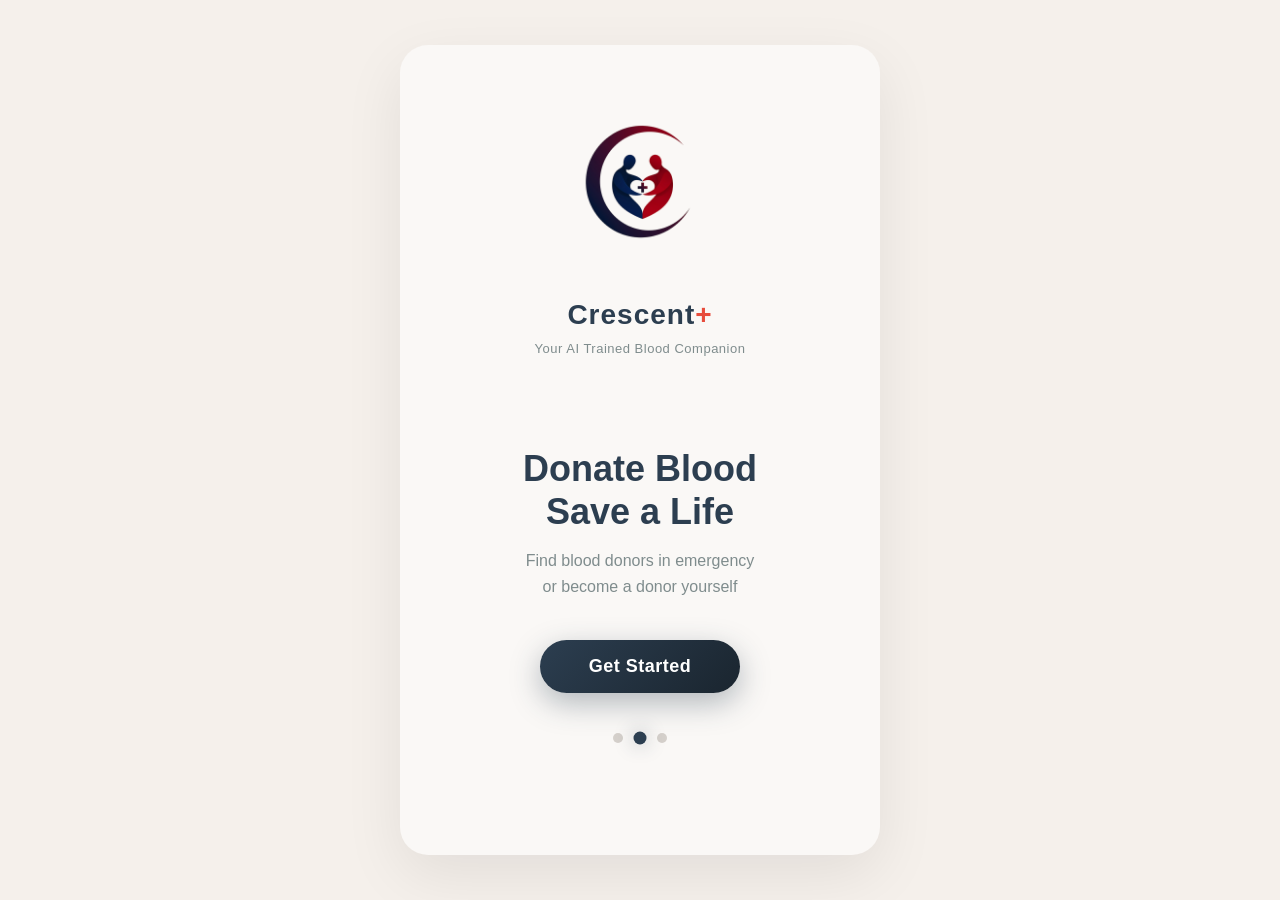
<file: crescent+app/index.html>
<!DOCTYPE html>
<html lang="en">
<head>
    <meta charset="UTF-8" />
    <meta name="viewport" content="width=device-width, initial-scale=1.0" />
    <title>Crescent+ | AI Trained Blood Companion</title>
    <link rel="preconnect" href="https://www.gstatic.com" crossorigin />
    <link rel="preconnect" href="https://cdnjs.cloudflare.com" crossorigin />
    
    <!-- PWA Manifest -->
    <link rel="manifest" href="/manifest.json" />
    
    <!-- Favicon & Apple Touch Icon - crescentlogo.png ব্যবহার -->
    <link rel="icon" href="assets/crescentlogo.png" type="image/png" />
    <link rel="apple-touch-icon" href="assets/crescentlogo.png" />
    
    <!-- Theme Color (Splash Screen) -->
    <meta name="theme-color" content="#2c3e50" />
    
    <link rel="stylesheet" href="css/intro.css" />
</head>
<body>
    <div class="intro-container">
        <!-- Logo Image - crescentlogo.png ব্যবহার -->
        <img
            src="assets/crescentlogobgless.png"
            alt="Crescent+ Logo"
            width="250"
            height="250"
            style="border-radius: 50px; object-fit:contain; margin-bottom:10px;"
        />

        <div class="logo-placeholder">
            <div class="logo-text">Crescent<span class="plus">+</span></div>
            <p class="tagline">Your AI Trained Blood Companion</p>
        </div>

        <!-- Main Content -->
        <div class="intro-content" style="margin-top: -40px;">
            <h1 class="main-title">Donate Blood<br />Save a Life</h1>
            <p class="sub-text">Find blood donors in emergency<br />or become a donor yourself</p>
        </div>

        <!-- Get Started Button -->
        <button 
            onclick="window.location.href='login.html'" 
            class="get-started-btn"
            style="margin-top: 10px; position: relative; top: -100px;"
        >
            Get Started
        </button>

        <!-- Animated Dots -->
        <div class="dot-indicators" style="position: relative; top: -70px;">
            <span class="dot active"></span>
            <span class="dot"></span>
            <span class="dot"></span>
        </div>
    </div>

    <script defer src="js/scale.js"></script>
    
    <!-- ✅ একটিই স্ক্রিপ্ট ব্লক – সব কাজ এখানে -->
    <script>
        // ১. সুপার ফাস্ট ব্লিঙ্কিং ডটস
        setInterval(() => {
            const dots = document.querySelectorAll('.dot');
            const activeIndex = Array.from(dots).findIndex(dot => dot.classList.contains('active'));
            dots.forEach(dot => dot.classList.remove('active'));
            const nextIndex = (activeIndex + 1) % dots.length;
            dots[nextIndex].classList.add('active');
        }, 150);

        // ২. Service Worker রেজিস্টার (PWA)
        if ('serviceWorker' in navigator) {
            navigator.serviceWorker.register('/sw.js')
                .then(() => console.log('✅ Service Worker registered'))
                .catch(err => console.warn('SW registration failed:', err));
        }
    </script>
</body>
</html>
</file>
<file: crescent+app/css/intro.css>
/* ========================================
   RESET & BASE
   ======================================== */
* {
    margin: 0;
    padding: 0;
    box-sizing: border-box;
}

body {
    font-family: 'Segoe UI', Tahoma, Geneva, Verdana, sans-serif;
    display: flex;
    justify-content: center;
    align-items: center;
    min-height: 100vh;
    min-height: 100dvh;
    background-color: #f5f0eb;
    margin: 0;
    padding: 16px;
}

/* ========================================
   INTRO CONTAINER
   ======================================== */
.intro-container {
    max-width: 480px;
    width: 100%;
    background-color: #faf8f6;
    border-radius: 28px;
    padding: 40px 24px 32px;
    box-shadow: 0 20px 60px rgba(0,0,0,0.08);
    min-height: 90vh;
    min-height: 90dvh;
    display: flex;
    flex-direction: column;
    justify-content: space-between;
    align-items: center;
    text-align: center;
    position: relative;
    overflow: hidden;
}

/* Logo image - scales with container */
.intro-container > img {
    width: 45%;
    max-width: 220px;
    height: auto;
    display: block;
    margin-left: auto;
    margin-right: auto;
}

.logo-placeholder {
    display: flex;
    flex-direction: column;
    align-items: center;
    gap: 8px;
    margin-top: 10px;
}

.logo-text {
    font-size: 28px;
    font-weight: 800;
    color: #2c3e50;
    letter-spacing: 1px;
}

.plus {
    color: #e74c3c;
    font-weight: 900;
}

.tagline {
    font-size: 13px;
    color: #7f8c8d;
    letter-spacing: 0.5px;
    font-weight: 400;
    margin-top: 2px;
}

.intro-content {
    flex: 1;
    display: flex;
    flex-direction: column;
    justify-content: center;
    gap: 15px;
}

.main-title {
    font-size: 36px;
    font-weight: 800;
    color: #2c3e50;
    line-height: 1.2;
}

.main-title br {
    display: block;
}

.sub-text {
    font-size: 16px;
    color: #7f8c8d;
    line-height: 1.6;
    font-weight: 400;
}

/* ========================================
   GET STARTED BUTTON
   ======================================== */
.get-started-btn {
    background: linear-gradient(135deg, #2c3e50, #1a252f);
    color: white;
    border: none;
    padding: 16px 40px;
    font-size: 18px;
    font-weight: 600;
    border-radius: 50px;
    cursor: pointer;
    transition: all 0.3s ease;
    display: inline-flex;
    align-items: center;
    gap: 12px;
    box-shadow: 0 10px 30px rgba(44, 62, 80, 0.35);
    letter-spacing: 0.5px;
    width: auto;
    min-width: 200px;
    justify-content: center;
    margin-top: -20px;
}

.get-started-btn:hover {
    transform: translateY(-3px);
    box-shadow: 0 15px 40px rgba(44, 62, 80, 0.45);
}

.get-started-btn:active {
    transform: translateY(0px);
    box-shadow: 0 5px 20px rgba(44, 62, 80, 0.3);
}

.btn-arrow {
    font-size: 22px;
    transition: transform 0.3s ease;
    display: inline-block;
}

.get-started-btn:hover .btn-arrow {
    transform: translateX(6px);
}

/* ========================================
   DOT INDICATORS
   ======================================== */
.dot-indicators {
    display: flex;
    gap: 12px;
    align-items: center;
    margin-top: 10px;
    padding-bottom: 10px;
}

.dot {
    width: 10px;
    height: 10px;
    border-radius: 50%;
    background-color: #d5d0cb;
    transition: all 0.4s ease;
    display: inline-block;
    cursor: pointer;
}

.dot.active {
    background-color: #2c3e50;
    transform: scale(1.3);
    box-shadow: 0 0 15px rgba(44, 62, 80, 0.4);
}

/* ========================================
   MOBILE COMPACT (from style.css)
   ======================================== */
html.is-compact {
    overflow-x: hidden;
}

html.is-compact body {
    padding: 0;
    margin: 0;
    background-color: #faf8f6;
    display: flex;
    justify-content: center;
    align-items: flex-start;
    overflow-x: hidden;
}

html.is-compact .intro-container {
    margin: 0;
    border-radius: 0;
    box-shadow: none;
}

/* override inline top offsets on mobile */
html.is-compact .get-started-btn {
    top: 0 !important;
    margin-top: 10px !important;
}

html.is-compact .dot-indicators {
    top: 0 !important;
    margin-top: 14px !important;
}
/* Call & WhatsApp buttons for request cards */
.action-btn.call-btn {
    background: #2c3e50;
    color: white;
}
.action-btn.call-btn:hover {
    background: #1a252f;
}
.action-btn.whatsapp-btn {
    background: #25D366;
    color: white;
}
.action-btn.whatsapp-btn:hover {
    background: #1da851;
}
/* ========================================
   NO-JS FALLBACK
   ======================================== */
@media (max-width: 480px) {
    html:not(.is-compact) body {
        padding: 10px;
    }
    html:not(.is-compact) .intro-container {
        width: 100%;
        max-width: 100%;
        min-height: 95vh;
        min-height: 95dvh;
    }
    html:not(.is-compact) .get-started-btn {
        top: 0 !important;
        margin-top: 10px !important;
    }
    html:not(.is-compact) .dot-indicators {
        top: 0 !important;
        margin-top: 14px !important;
    }
}

@media (max-height: 700px) {
    .intro-container {
        min-height: auto;
    }
    .intro-content {
        margin-top: 0 !important;
    }
    .get-started-btn {
        top: 0 !important;
    }
    html:not(.is-compact) body {
        align-items: flex-start;
    }
}
</file>
